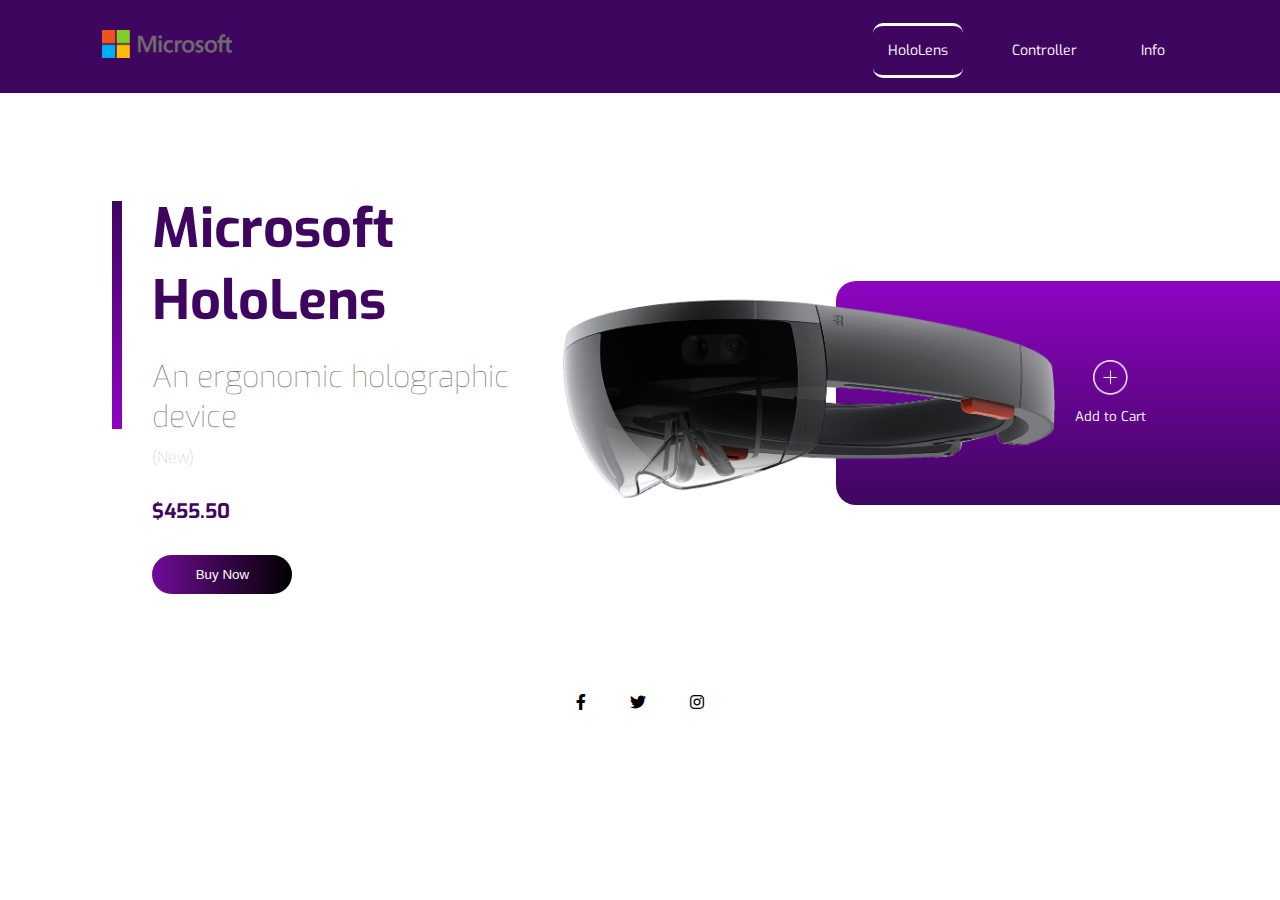
<file: index.html>
<!DOCTYPE html>
<html lang="en">
<head>
    <!-- CSS Link -->
    <link rel="stylesheet" href="css/style.css"> <!-- Main Styling -->
    <link rel="stylesheet" href="css/vr.css"> <!-- Color Design -->

    <!-- FontAwesome CDN -->
    <link rel="stylesheet" href="https://cdnjs.cloudflare.com/ajax/libs/font-awesome/6.0.0-beta2/css/all.min.css">

    <!-- FavIcon -->
    <link href="images/favicon.ico" rel="icon" type="image/x-icon" />

    <!-- Meta Tags -->
    <meta charset="UTF-8">
    <meta http-equiv="X-UA-Compatible" content="IE=edge">
    <meta name="viewport" content="width=device-width, initial-scale=1.0">
    <meta name="description" content="HoloSens SDC is a software-defined Internet of Things (IoT) camera that adopts brand-new architecture. It can be applied in various intelligent surveillance scenarios. ... The simplified, user-friendly, and compact cylindrical camera can be easily integrated into a variety of scenarios.">
    <meta name="keywords" content="Gaming,VR,Headset,Xbox,Playstation,New,Cheap,Games,future">
    <meta name="author" content="Peter Estephan">
    <meta name="viewport" content="width=device-width, initial-scale=1.0">

    <title>HoloLens</title>
</head>
<body>
    <div class="mycontainer">
        <div class="mynavbar">
            <a href="index.html"><img src="images/logo.png" alt="logo" class="logo"></a>
            <nav>
                <ul id="menuList">
                    <li><a href="index.html" class="active">HoloLens</a></li>
                    <li><a href="controller.html">Controller</a></li>
                    <li><a href="Info.html">Info</a></li>
                </ul>
            </nav>
            <img src="images/menu.png" alt="menu-icon" class="menu-icon" onclick="togglemenu()">
        </div>

        <div class="main">
            <div class="col-1">
                <h2>Microsoft<br>HoloLens</h2>
                <h3>An ergonomic holographic device</h3>
                <p>(New)</p>
                <h4>$455.50</h4>
                <button type="button">Buy Now<img src="images/arrow.png" alt="arrow"></button>
            </div>
            <div class="col-2">
                <img src="images/Hololens.png" alt="controller" class="controller">
                <div class="color-box"></div>
                <div class="add-btn">
                    <img src="images/add.png" alt="add">
                    <p><small>Add to Cart</small></p>
                </div>
            </div>
        </div>

        <div class="contact-links">
            <i class="fab fa-facebook-f"></i>
            <i class="fab fa-twitter"></i>
            <i class="fab fa-instagram"></i>
        </div>
    </div>

    <!-- JavaScript link to toggle menu -->
    <script src="js/script.js"></script>
</body>
</html>
</file>
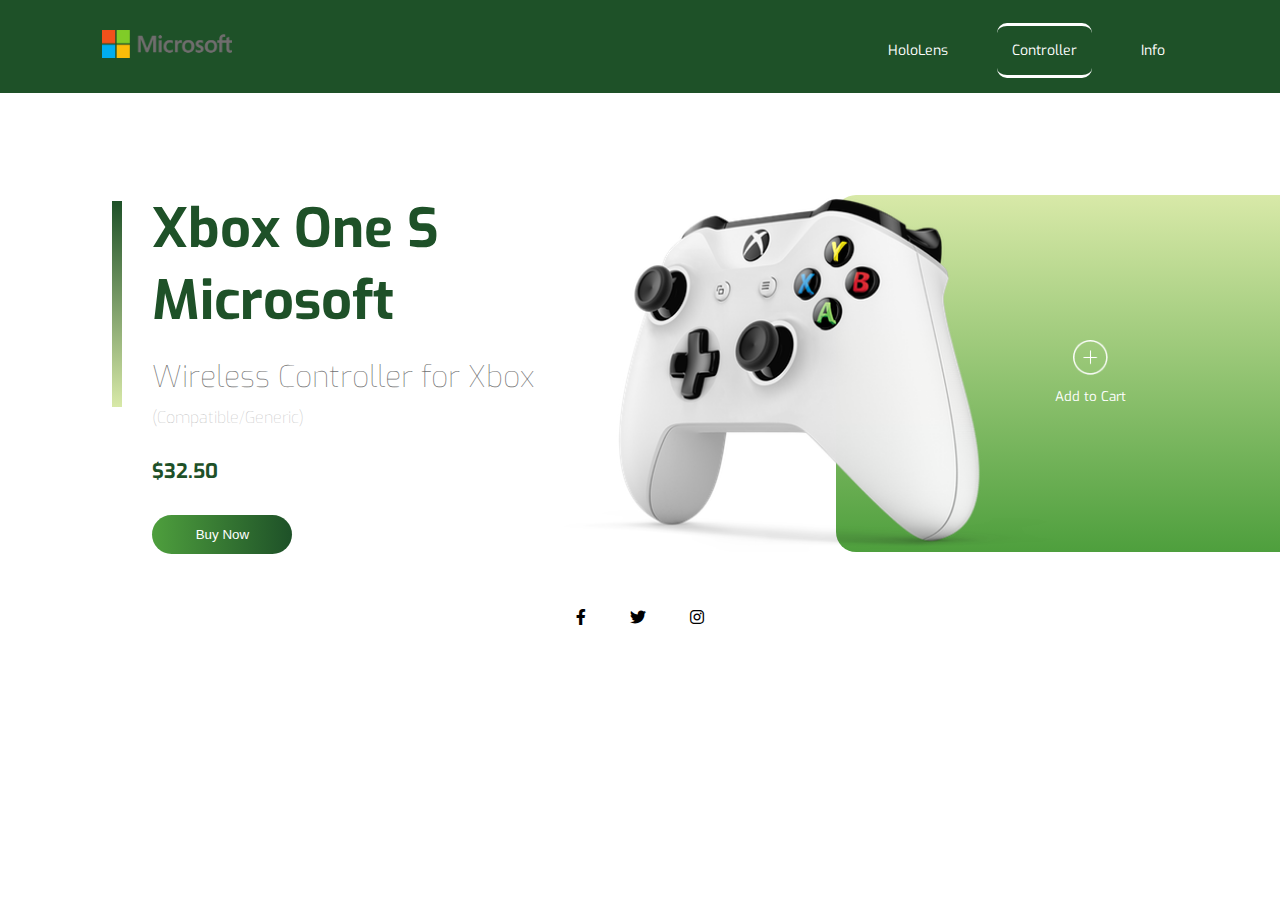
<file: controller.html>
<!DOCTYPE html>
<html lang="en">
<head>
    <!-- CSS Link -->
    <link rel="stylesheet" href="css/style.css">

    <!-- FontAwesome CDN -->
    <link rel="stylesheet" href="https://cdnjs.cloudflare.com/ajax/libs/font-awesome/6.0.0-beta2/css/all.min.css">

    <!-- FavIcon -->
    <link href="images/favicon.ico" rel="icon" type="image/x-icon" />

    <!-- Meta Tags -->
    <meta charset="UTF-8">
    <meta http-equiv="X-UA-Compatible" content="IE=edge">
    <meta name="viewport" content="width=device-width, initial-scale=1.0">
    <meta name="description" content="The Xbox controller features dual vibration motors, two analog triggers, two analog sticks (both are also digitally clickable buttons), a digital directional pad, a Back button, a Start button, two accessory slots and six 8-bit analog action buttons (A/Green, B/Red, X/Blue, Y/Yellow, and Black and White buttons).">
    <meta name="keywords" content="Gaming,Controllers,Xbox,Playstation,New,Cheap,Games">
    <meta name="author" content="Peter Estephan">
    <meta name="viewport" content="width=device-width, initial-scale=1.0">

    <title>Controllers</title>
</head>
<body>
    <div class="mycontainer">
        <div class="mynavbar">
            <!-- main logo that returns to menu when clicked -->
            <a href="index.html"><img src="images/logo.png" alt="logo" class="logo"></a>
            <!-- navbar  -->
            <nav>
                <ul id="menuList">
                    <li><a href="index.html">HoloLens</a></li>
                    <li><a href="controller.html" class="active">Controller</a></li>
                    <li><a href="Info.html">Info</a></li>
                </ul>
            </nav>
            <!-- menu logo toggler made using js -->
            <img src="images/menu.png" alt="menu-icon" class="menu-icon" onclick="togglemenu()">
        </div>

        <!-- main site under navbar -->
        <div class="main">
            <div class="col-1">
                <h2>Xbox One S<br>Microsoft</h2>
                <h3>Wireless Controller for Xbox</h3>
                <p>(Compatible/Generic)</p>
                <h4>$32.50</h4>
                <button type="button">Buy Now<img src="images/arrow.png" alt="arrow"></button>
            </div>
            <div class="col-2">
                <img src="images/controller.png" alt="controller" class="controller">
                <div class="color-box"></div>
                <div class="add-btn">
                    <img src="images/add.png" alt="add">
                    <p><small>Add to Cart</small></p>
                </div>
            </div>
        </div>

        <!-- Footer Contacts -->
        <div class="contact-links">
            <i class="fab fa-facebook-f"></i>
            <i class="fab fa-twitter"></i>
            <i class="fab fa-instagram"></i>
        </div>
    </div>

    <!-- JavaScript link to toggle menu -->
    <script src="js/script.js"></script>
</body>
</html>
</file>
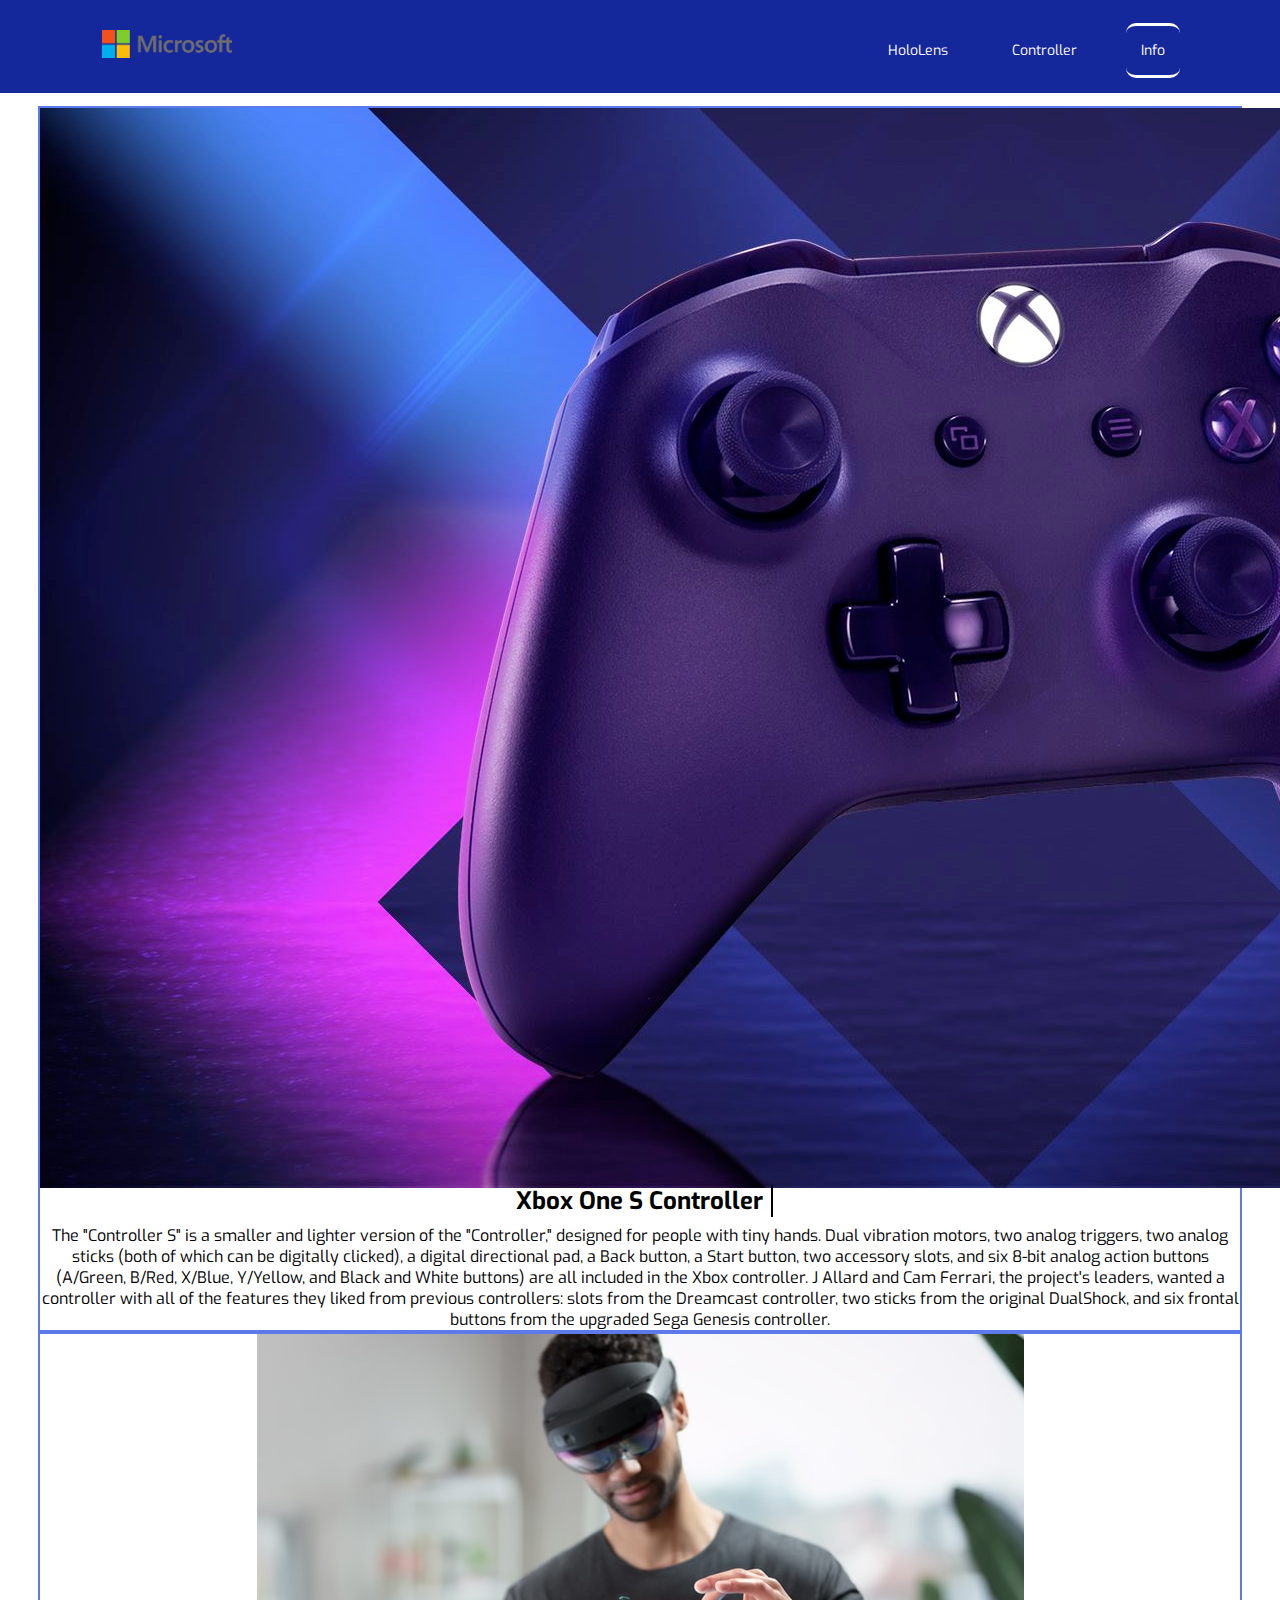
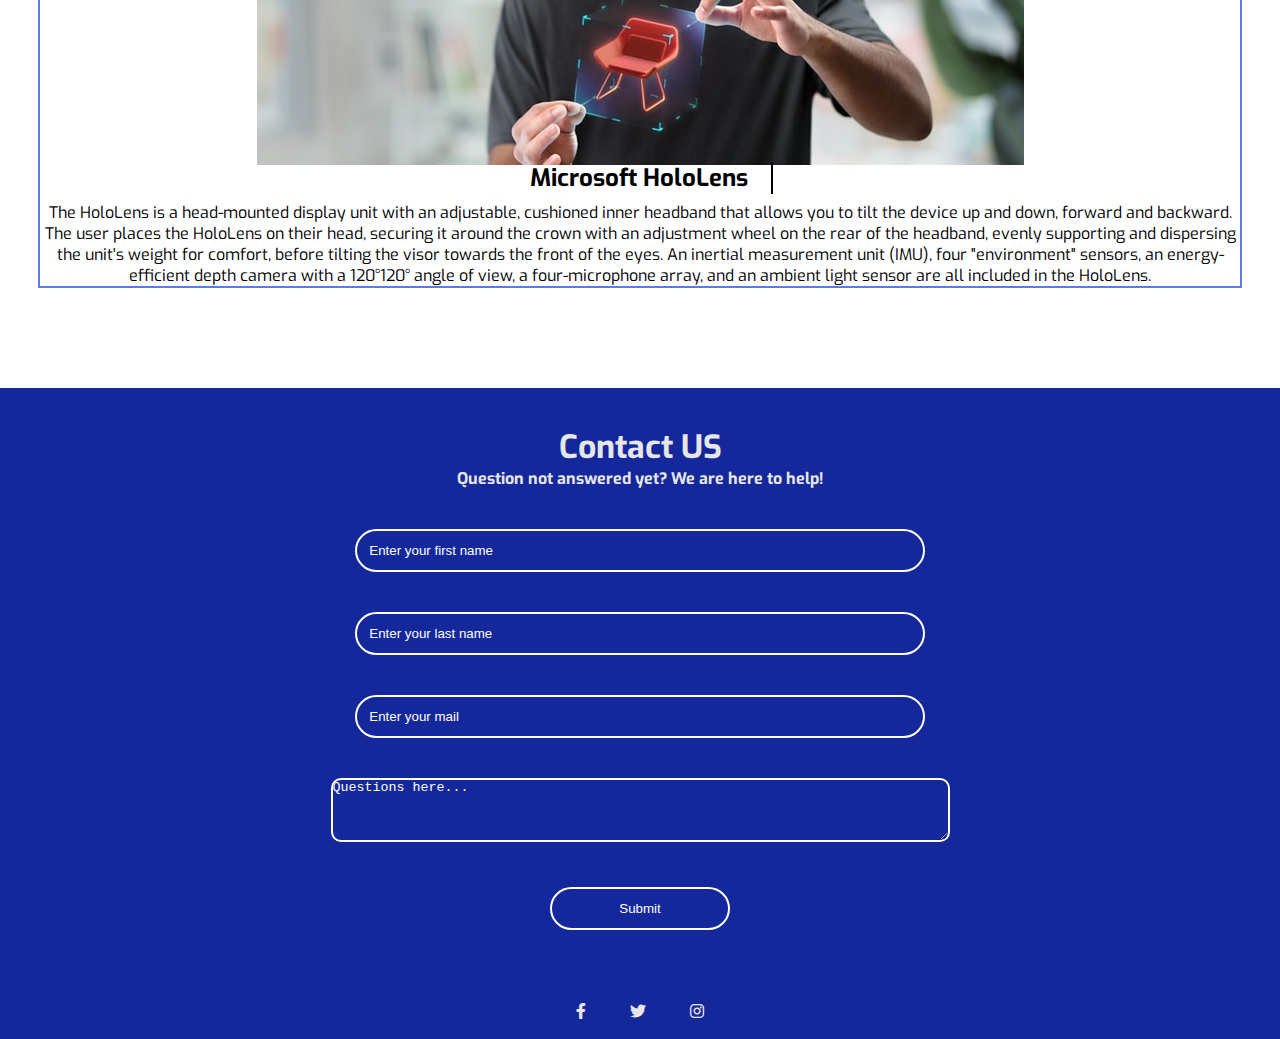
<file: Info.html>
<!DOCTYPE html>
<html lang="en">
<head>
    <!-- Bootstrap Link -->
    <link href="https://cdn.jsdelivr.net/npm/bootstrap@5.0.2/dist/css/bootstrap.min.css" rel="stylesheet" integrity="sha384-EVSTQN3/azprG1Anm3QDgpJLIm9Nao0Yz1ztcQTwFspd3yD65VohhpuuCOmLASjC" crossorigin="anonymous">

    <!-- CSS Link -->
    <link rel="stylesheet" href="css/style.css"> <!-- Main Styling -->
    <link rel="stylesheet" href="css/info.css"> <!-- Color Design -->

    <!-- FontAwesome CDN -->
    <link rel="stylesheet" href="https://cdnjs.cloudflare.com/ajax/libs/font-awesome/6.0.0-beta2/css/all.min.css">

    <!-- FavIcon -->
    <link href="images/favicon.ico" rel="icon" type="image/x-icon" />

    <!-- Meta Tags -->
    <meta charset="UTF-8">
    <meta http-equiv="X-UA-Compatible" content="IE=edge">
    <meta name="viewport" content="width=device-width, initial-scale=1.0">
    <meta name="description" content="Xbox Controller">
    <meta name="keywords" content="Gaming,Remote,Media,Xbox,Playstation,New,Cheap,Games,Headset,Controller,future">
    <meta name="author" content="Peter Estephan">
    <meta name="viewport" content="width=device-width, initial-scale=1.0">

    <title>Information</title>
</head>
<body>
    <div class="mycontainer">
        <!--Navigation Bar  -->
        <div class="mynavbar">
            <a href="index.html"><img src="images/logo.png" alt="logo" class="logo"></a>            
            <nav>
                <ul id="menuList">
                    <li><a href="index.html">HoloLens</a></li>
                    <li><a href="controller.html">Controller</a></li>
                    <li><a href="Info.html" class="active">Info</a></li>
                </ul>
            </nav>
            <img src="images/menu.png" alt="menu-icon" class="menu-icon" onclick="togglemenu()">
        </div>

        <!-- Bootstrap Cards -->
        <div class="row row-cols-1 row-cols-md-2 g-4">
            <div class="col">
              <div class="card">
                <img src="images/controller-card.png" class="card-img-top" alt="Xbox Controller">
                <div class="card-body">
                  <h5 class="card-title line anim-typewriter">Xbox One S Controller</h5>
                  <p class="card-text">The "Controller S" is a smaller and lighter version of the "Controller," designed for people with tiny hands. Dual vibration motors, two analog triggers, two analog sticks (both of which can be digitally clicked), a digital directional pad, a Back button, a Start button, two accessory slots, and six 8-bit analog action buttons (A/Green, B/Red, X/Blue, Y/Yellow, and Black and White buttons) are all included in the Xbox controller. J Allard and Cam Ferrari, the project's leaders, wanted a controller with all of the features they liked from previous controllers: slots from the Dreamcast controller, two sticks from the original DualShock, and six frontal buttons from the upgraded Sega Genesis controller.</p>
                </div>
              </div>
            </div>
            <div class="col">
              <div class="card">
                <img src="images/hololens-card.jpg" class="card-img-top" alt="Hololens">
                <div class="card-body">
                  <h5 class="card-title line anim-typewriter">Microsoft HoloLens</h5>
                  <p class="card-text">The HoloLens is a head-mounted display unit with an adjustable, cushioned inner headband that allows you to tilt the device up and down, forward and backward. The user places the HoloLens on their head, securing it around the crown with an adjustment wheel on the rear of the headband, evenly supporting and dispersing the unit's weight for comfort, before tilting the visor towards the front of the eyes. An inertial measurement unit (IMU), four "environment" sensors, an energy-efficient depth camera with a 120°120° angle of view, a four-microphone array, and an ambient light sensor are all included in the HoloLens.</p>
                </div>
              </div>
            </div>
        </div>

        <!-- Contact Us -->
        <div class="container-contact">
          <form class="contact-data" action="https://formcarry.com/s/meLxo6PG5Jd" method="POST" accept-charset="UTF-8">
            <h1>Contact US</h1>
            <h4>Question not answered yet? We are here to help!</h4>
            <input type="text" name="firstName" placeholder="Enter your first name" maxlength="20">
            <input type="text" name="lastName" placeholder="Enter your last name" maxlength="20">
            <input type="email" name="email" placeholder="Enter your mail" maxlength="40">
            <textarea name="anotherInput" cols="75" rows="4" placeholder="Questions here..."></textarea>
            <!-- bootstrap btn -->
            <input class="btn btn-primary" type="submit" value="Submit">
          </form>
          <!-- Footer Contacts -->
          <div class="contact-links">
            <i class="fab fa-facebook-f"></i>
            <i class="fab fa-twitter"></i>
            <i class="fab fa-instagram"></i>
          </div>
        </div>
    </div>

    <!-- JavaScript link to toggle menu -->
    <script src="js/script.js"></script>

    <!-- Bootstrap JS link -->
    <script src="https://cdn.jsdelivr.net/npm/bootstrap@5.0.2/dist/js/bootstrap.bundle.min.js" integrity="sha384-MrcW6ZMFYlzcLA8Nl+NtUVF0sA7MsXsP1UyJoMp4YLEuNSfAP+JcXn/tWtIaxVXM" crossorigin="anonymous"></script>
</body>
</html>
</file>
<file: css/style.css>
/* Google Fonts Import */
@import url('https://fonts.googleapis.com/css2?family=Exo&display=swap');

*{
    margin: 0;
    padding: 0;
}

body{
    background-color: white;
}

.mycontainer {
    width: 100%;
    min-height: 100vh;
    box-sizing: border-box;
    overflow: hidden;
    background-color: white;
    font-family: 'Exo', sans-serif;
}

/* Navigation Bar Styling */
.mynavbar {
    width: 100%;
    display: flex;
    align-items: center;
    background-color:#1E5128;
    padding-left: 8%;
    padding-right: 8%;
}
.logo {
    width: 130px;
    cursor: pointer;
    margin: 30px 0;
}
.menu-icon {
    width: 25px;
    cursor: pointer;
    display: none;
}
nav {
    flex: 0.85;
    text-align: right;
    height: 15px;
}
nav ul li {
    list-style: none;
    display: inline-block;
    margin-right: 30px;
}
nav ul li a {
    text-decoration: none;
    color: white;
    font-size: 14px;
    transition: .3s ease ;
    padding: 15px;
    border-radius: 10px;
}
nav ul li a.active {
    border-bottom: 3px solid white;
    border-top: 3px solid white;
}
nav ul li a:hover {
    color: #1E5128;
    background-color: white;
    border: 2px solid white;
}

/* Main Styling */
.main {
    display: flex;
    justify-content: space-between;
    align-items: center;
    margin: 100px 0 35px;
    padding-left: 8%;
    padding-right: 8%;
}

/* Left Side */
.col-1 {
    flex-basis: 40%;
    position: relative;
    margin-left: 50px;
}

.col-1 h2 {
    font-size: 54px;
    color: #1E5128;
}

.col-1 h3 {
    font-size: 30px;
    color: #707070;
    font-weight: 100;
    margin: 20px 0 10px;
}

.col-1 p {
    font-size: 16px;
    color: #b7b7b7;
    font-weight: 100;
}

.col-1 h4 {
    margin: 30px 0;
    font-size: 20px;
    color: #1E5128;
}

button {
    width: 140px;
    border: 0;
    padding: 12px 10px;
    outline: none;
    color: #fff;
    background: linear-gradient(to right, #4E9F3D, #1E5128);
    border-radius: 50px;
    cursor: pointer;
    transition: width .5s ease;
}

button img {
    width: 30px;
    display: none;
}

button:hover img {
    display: block;
}

button:hover {
    width: 160px;
    display: flex;
    align-items: center;
    justify-content: space-between;
}

.col-1::after {
    content: '';
    width: 10px;
    height: 57%;
    background: linear-gradient(#1E5128, #D8E9A8);
    position: absolute;
    left: -40px;
    top: 8px;
}

/* Right Side */
.col-2 {
    position: relative;
    flex-basis: 60%;
    display: flex;
    align-items: center;
}

.controller {
    width: 80%;
    z-index: 2;
}

.color-box {
    position:absolute;
    right: 0;
    top: 0;
    background: linear-gradient(#D8E9A8, #4E9F3D);
    border-radius: 20px 0 0 20px;
    height: 100%;
    width: 80%;
    transform: translateX(150px);
}

.add-btn img {
    width: 35px;
    margin-bottom: 5px;
}

.add-btn{
    text-align: center;
    color:#fff;
    cursor: pointer;
    z-index: 2;
}

/* Footer Styling */
.contact-links{
    text-align: center;
}

.contact-links i{
    margin: 20px;
    cursor: pointer;
}

.contact-links i:hover{
    margin: 20px;
    cursor: pointer;
    color: #4E9F3D;
    border-bottom: 2px solid #4E9F3D;
}

/* Small Screen Styling */
@media only screen and (max-width:700px){
    /* DropDown Menu Styling */
    nav ul {
        width: 100%;
        background: linear-gradient(#1E5128, #D8E9A8);
        position: absolute;
        top: 75px;
        right: 0;
        z-index: 5;
        border-bottom-left-radius: 6px;
        border-bottom-right-radius: 6px;
    }

    nav ul li {
        display: block;
        margin-top: 35px;
        margin-bottom: 35px;
    }

    nav ul li a {
        color: #fff;
    }

    .menu-icon{
        display: block;
    }

    #menuList {
        overflow: hidden;
        transition: .5s ease;
    }

    /* Main SS(Small Screen) Styling */
    .main{
        flex-direction: column-reverse;
        margin: 50px 0;
    }

    /* Original Right Side SS Styling */
    .col-2 {
        flex-basis: 100%;
        margin-bottom: 50px;
    }

    .controller{
        width: 77%;
    }

    .color-box{
        transform: translateX(75px);
    }

    /* Original Left Side SS Styling*/
    .col-1{
        flex-basis: 100%;
    }

    .col-1 h2 {
        font-size: 35px;
    }

    .col-1 h3 {
        font-size: 15px;
    }
}
</file>
<file: css/vr.css>
/* Navigation bar styling */
.mynavbar{
    background-color: #3E065F;
}

nav ul li a:hover{
    color: #8E05C2;
}

/* Main Styling */
/* Right Side */
.color-box{
    background: linear-gradient(#8E05C2, #3E065F);
}

.add-btn{
    margin-left: 20px;
}

/* Left Side */
.col-1::after{
    background: linear-gradient(#3E065F, #8E05C2);
}

button{
    background: linear-gradient(to right, #700B97, #000000);
}

.col-1 h2 {
    color: #3E065F;
}

.col-1 h4 {
    color: #3E065F;
}


/* Footer Styling */
.contact-links{
    margin-top: 80px;
}

.contact-links i:hover{
    color: #8E05C2;
    border-bottom: 2px solid #8E05C2;
}

/* Menu Small Screen Styling */
@media only screen and (max-width:700px){
    /* Menu Color */
    nav ul {
        background: linear-gradient(#3E065F, #8E05C2);
    }
}
</file>
<file: css/info.css>
/* Navigation bar styling */
.mynavbar{
    background-color: #14279B;
    box-sizing: content-box;
}

nav ul li a:hover{
    color: #5C7AEA;
}

/* Main Styling */
.row{
    margin: 1% 3%;
}


.card {
    text-align: center;
    border: 2px solid #5C7AEA;
}

.container-contact{
    background-color:#14279B;
    width: 100%;
    margin-top: 100px;
}

.contact-data{
    padding: 3% 3% 1%;
    text-align: center;
    color: #E6E6E6;
}

.contact-links{
    color: #E6E6E6;
}
.contact-links i:hover{
    color:white;
    border-bottom: 2px solid white;
}

.btn {
    display: block;
    width: 15%;
}

input{
    display: block;
    margin: 40px auto;
    width: 45%;
    border-radius: 50px;
    padding: 12px;
}

textarea{
    border-radius: 10px;
}

input, textarea{
    background-color: #14279B;
    color: white;
    border: 2px solid white;
    transition:all 0.5s ease;
}

input:focus{
    outline: none;
    padding: 20px;
}

textarea:focus{
    outline: none;
    padding: 5px;
}

::placeholder{
    color: white;
}

/* Animation */
.line{
    position: relative;
    top: 50%;  
    width: 11em;
    margin: 0 auto;
    border-right: 2px solid black;
    font-size: 150%;
    text-align: center;
    white-space: nowrap;
    overflow: hidden;
    transform: translateY(-25%);    
}

.anim-typewriter{
  animation: typewriter 2s steps(44) 1s 1 normal both,
             blinkTextCursor 500ms steps(44) infinite normal;
}
@keyframes typewriter{
  from{width: 0;}
  to{width: 11em;}
}
@keyframes blinkTextCursor{
  from{border-right-color: black;}
  to{border-right-color: white;}
}

/* Menu Small Screen Styling */
@media only screen and (max-width:700px){
    /* Menu Color */
    nav ul {
        background: linear-gradient(#14279B, #5C7AEA);
    }

    input, textarea{
        width: 85%;
    }

    .btn{
        width: 25%;
    }

    h1{
        padding-top: 5px;
        font-size: 40px;
    }

    h4{
        font-size: 20px;
        padding-top: 5px;
    }
}
</file>
